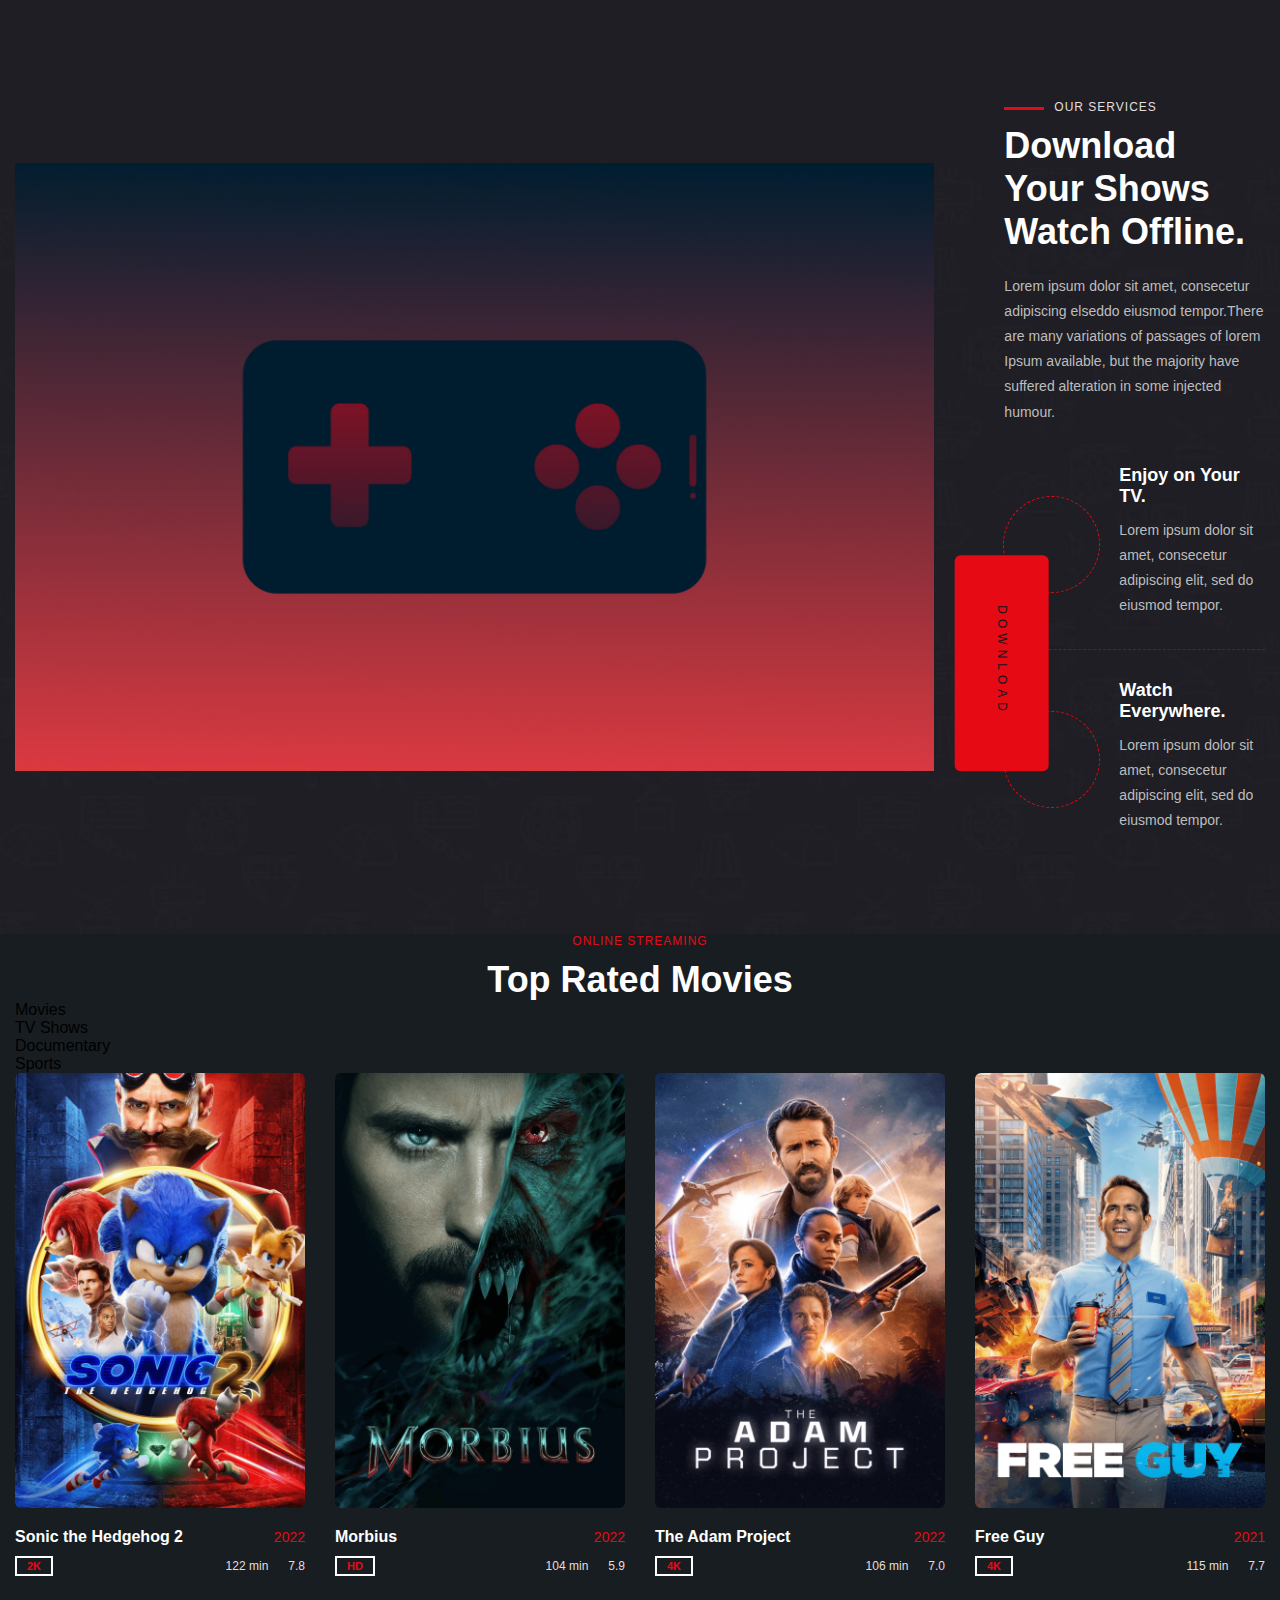
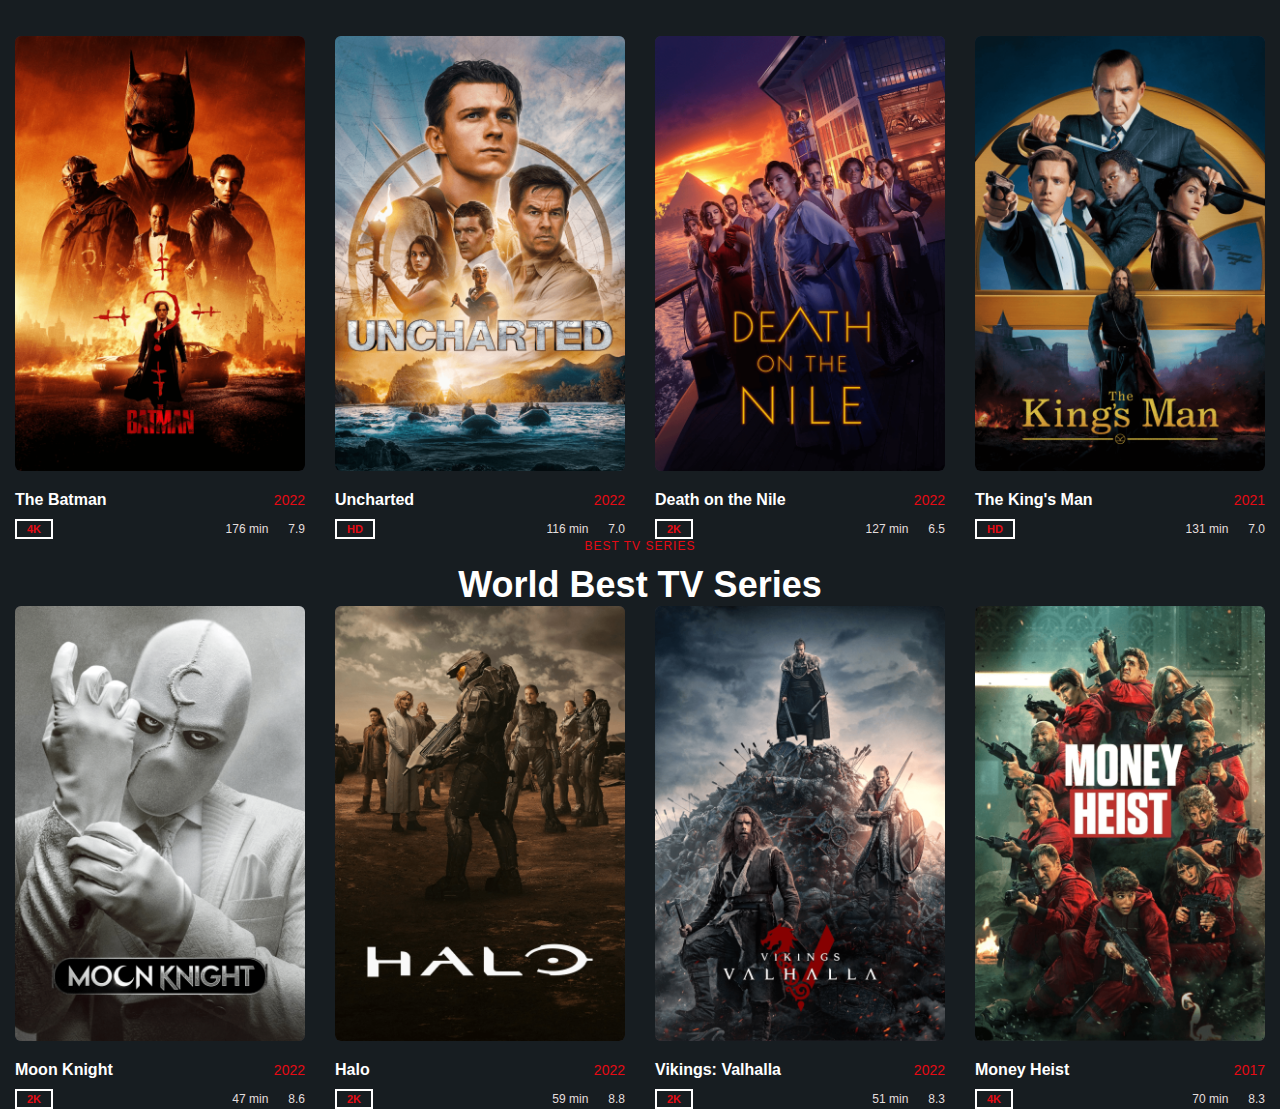
<file: ourservices.html>
<!DOCTYPE html>
<html lang="en">
<head>
    <meta charset="UTF-8">
    <meta name="viewport" content="width=device-width, initial-scale=1.0">
    <title>Our -Services</title>
    <link rel="stylesheet" href="./assets/css/our.css">
</head>
<body>

      <section class="service">
        <div class="container">

          <div class="service-banner">
            <figure>
              <img src="./assets/images/sevice-banner.jpg"  alt="HD 4k resolution! only $3.99">
            </figure>

            <a href="./assets/images/sevice-banner.jpg" download class="service-btn">
              <span>Download</span>

              <ion-icon name="download-outline"></ion-icon>
            </a>
          </div>

          <div class="service-content">

            <p class="service-subtitle">Our Services</p>

            <h2 class="h2 service-title">Download Your Shows Watch Offline.</h2>

            <p class="service-text">
              Lorem ipsum dolor sit amet, consecetur adipiscing elseddo eiusmod tempor.There are many variations of
              passages of lorem
              Ipsum available, but the majority have suffered alteration in some injected humour.
            </p>

            <ul class="service-list">

              <li>
                <div class="service-card">

                  <div class="card-icon">
                    <ion-icon name="tv"></ion-icon>
                  </div>

                  <div class="card-content">
                    <h3 class="h3 card-title">Enjoy on Your TV.</h3>

                    <p class="card-text">
                      Lorem ipsum dolor sit amet, consecetur adipiscing elit, sed do eiusmod tempor.
                    </p>
                  </div>

                </div>
              </li>

              <li>
                <div class="service-card">

                  <div class="card-icon">
                    <ion-icon name="videocam"></ion-icon>
                  </div>

                  <div class="card-content">
                    <h3 class="h3 card-title">Watch Everywhere.</h3>

                    <p class="card-text">
                      Lorem ipsum dolor sit amet, consecetur adipiscing elit, sed do eiusmod tempor.
                    </p>
                  </div>

                </div>
              </li>

            </ul>

          </div>

        </div>
      </section>





      <!-- 
        - #TOP RATED
      -->

      <section class="top-rated">
        <div class="container">

          <p class="section-subtitle">Online Streaming</p>

          <h2 class="h2 section-title">Top Rated Movies</h2>

          <ul class="filter-list">

            <li>
              <button class="filter-btn">Movies</button>
            </li>

            <li>
              <button class="filter-btn">TV Shows</button>
            </li>

            <li>
              <button class="filter-btn">Documentary</button>
            </li>

            <li>
              <button class="filter-btn">Sports</button>
            </li>

          </ul>

          <ul class="movies-list">

            <li>
              <div class="movie-card">

                <a href="./movie-details.html">
                  <figure class="card-banner">
                    <img src="./assets/images/movie-1.png" alt="Sonic the Hedgehog 2 movie poster">
                  </figure>
                </a>

                <div class="title-wrapper">
                  <a href="./movie-details.html">
                    <h3 class="card-title">Sonic the Hedgehog 2</h3>
                  </a>

                  <time datetime="2022">2022</time>
                </div>

                <div class="card-meta">
                  <div class="badge badge-outline">2K</div>

                  <div class="duration">
                    <ion-icon name="time-outline"></ion-icon>

                    <time datetime="PT122M">122 min</time>
                  </div>

                  <div class="rating">
                    <ion-icon name="star"></ion-icon>

                    <data>7.8</data>
                  </div>
                </div>

              </div>
            </li>

            <li>
              <div class="movie-card">

                <a href="./movie-details.html">
                  <figure class="card-banner">
                    <img src="./assets/images/movie-2.png" alt="Morbius movie poster">
                  </figure>
                </a>

                <div class="title-wrapper">
                  <a href="./movie-details.html">
                    <h3 class="card-title">Morbius</h3>
                  </a>

                  <time datetime="2022">2022</time>
                </div>

                <div class="card-meta">
                  <div class="badge badge-outline">HD</div>

                  <div class="duration">
                    <ion-icon name="time-outline"></ion-icon>

                    <time datetime="PT104M">104 min</time>
                  </div>

                  <div class="rating">
                    <ion-icon name="star"></ion-icon>

                    <data>5.9</data>
                  </div>
                </div>

              </div>
            </li>

            <li>
              <div class="movie-card">

                <a href="./movie-details.html">
                  <figure class="card-banner">
                    <img src="./assets/images/movie-3.png" alt="The Adam Project movie poster">
                  </figure>
                </a>

                <div class="title-wrapper">
                  <a href="./movie-details.html">
                    <h3 class="card-title">The Adam Project</h3>
                  </a>

                  <time datetime="2022">2022</time>
                </div>

                <div class="card-meta">
                  <div class="badge badge-outline">4K</div>

                  <div class="duration">
                    <ion-icon name="time-outline"></ion-icon>

                    <time datetime="PT106M">106 min</time>
                  </div>

                  <div class="rating">
                    <ion-icon name="star"></ion-icon>

                    <data>7.0</data>
                  </div>
                </div>

              </div>
            </li>

            <li>
              <div class="movie-card">

                <a href="./movie-details.html">
                  <figure class="card-banner">
                    <img src="./assets/images/movie-4.png" alt="Free Guy movie poster">
                  </figure>
                </a>

                <div class="title-wrapper">
                  <a href="./movie-details.html">
                    <h3 class="card-title">Free Guy</h3>
                  </a>

                  <time datetime="2021">2021</time>
                </div>

                <div class="card-meta">
                  <div class="badge badge-outline">4K</div>

                  <div class="duration">
                    <ion-icon name="time-outline"></ion-icon>

                    <time datetime="PT115M">115 min</time>
                  </div>

                  <div class="rating">
                    <ion-icon name="star"></ion-icon>

                    <data>7.7</data>
                  </div>
                </div>

              </div>
            </li>

            <li>
              <div class="movie-card">

                <a href="./movie-details.html">
                  <figure class="card-banner">
                    <img src="./assets/images/movie-5.png" alt="The Batman movie poster">
                  </figure>
                </a>

                <div class="title-wrapper">
                  <a href="./movie-details.html">
                    <h3 class="card-title">The Batman</h3>
                  </a>

                  <time datetime="2022">2022</time>
                </div>

                <div class="card-meta">
                  <div class="badge badge-outline">4K</div>

                  <div class="duration">
                    <ion-icon name="time-outline"></ion-icon>

                    <time datetime="PT176M">176 min</time>
                  </div>

                  <div class="rating">
                    <ion-icon name="star"></ion-icon>

                    <data>7.9</data>
                  </div>
                </div>

              </div>
            </li>

            <li>
              <div class="movie-card">

                <a href="./movie-details.html">
                  <figure class="card-banner">
                    <img src="./assets/images/movie-6.png" alt="Uncharted movie poster">
                  </figure>
                </a>

                <div class="title-wrapper">
                  <a href="./movie-details.html">
                    <h3 class="card-title">Uncharted</h3>
                  </a>

                  <time datetime="2022">2022</time>
                </div>

                <div class="card-meta">
                  <div class="badge badge-outline">HD</div>

                  <div class="duration">
                    <ion-icon name="time-outline"></ion-icon>

                    <time datetime="PT116M">116 min</time>
                  </div>

                  <div class="rating">
                    <ion-icon name="star"></ion-icon>

                    <data>7.0</data>
                  </div>
                </div>

              </div>
            </li>

            <li>
              <div class="movie-card">

                <a href="./movie-details.html">
                  <figure class="card-banner">
                    <img src="./assets/images/movie-7.png" alt="Death on the Nile movie poster">
                  </figure>
                </a>

                <div class="title-wrapper">
                  <a href="./movie-details.html">
                    <h3 class="card-title">Death on the Nile</h3>
                  </a>

                  <time datetime="2022">2022</time>
                </div>

                <div class="card-meta">
                  <div class="badge badge-outline">2K</div>

                  <div class="duration">
                    <ion-icon name="time-outline"></ion-icon>

                    <time datetime="PT127M">127 min</time>
                  </div>

                  <div class="rating">
                    <ion-icon name="star"></ion-icon>

                    <data>6.5</data>
                  </div>
                </div>

              </div>
            </li>

            <li>
              <div class="movie-card">

                <a href="./movie-details.html">
                  <figure class="card-banner">
                    <img src="./assets/images/movie-8.png" alt="The King's Man movie poster">
                  </figure>
                </a>

                <div class="title-wrapper">
                  <a href="./movie-details.html">
                    <h3 class="card-title">The King's Man</h3>
                  </a>

                  <time datetime="2021">2021</time>
                </div>

                <div class="card-meta">
                  <div class="badge badge-outline">HD</div>

                  <div class="duration">
                    <ion-icon name="time-outline"></ion-icon>

                    <time datetime="PT131M">131 min</time>
                  </div>

                  <div class="rating">
                    <ion-icon name="star"></ion-icon>

                    <data>7.0</data>
                  </div>
                </div>

              </div>
            </li>

          </ul>

        </div>
      </section>





      <!-- 
        - #TV SERIES
      -->

      <section class="tv-series">
        <div class="container">

          <p class="section-subtitle">Best TV Series</p>

          <h2 class="h2 section-title">World Best TV Series</h2>

          <ul class="movies-list">

            <li>
              <div class="movie-card">

                <a href="./movie-details.html">
                  <figure class="card-banner">
                    <img src="./assets/images/series-1.png" alt="Moon Knight movie poster">
                  </figure>
                </a>

                <div class="title-wrapper">
                  <a href="./movie-details.html">
                    <h3 class="card-title">Moon Knight</h3>
                  </a>

                  <time datetime="2022">2022</time>
                </div>

                <div class="card-meta">
                  <div class="badge badge-outline">2K</div>

                  <div class="duration">
                    <ion-icon name="time-outline"></ion-icon>

                    <time datetime="PT47M">47 min</time>
                  </div>

                  <div class="rating">
                    <ion-icon name="star"></ion-icon>

                    <data>8.6</data>
                  </div>
                </div>

              </div>
            </li>

            <li>
              <div class="movie-card">

                <a href="./movie-details.html">
                  <figure class="card-banner">
                    <img src="./assets/images/series-2.png" alt="Halo movie poster">
                  </figure>
                </a>

                <div class="title-wrapper">
                  <a href="./movie-details.html">
                    <h3 class="card-title">Halo</h3>
                  </a>

                  <time datetime="2022">2022</time>
                </div>

                <div class="card-meta">
                  <div class="badge badge-outline">2K</div>

                  <div class="duration">
                    <ion-icon name="time-outline"></ion-icon>

                    <time datetime="PT59M">59 min</time>
                  </div>

                  <div class="rating">
                    <ion-icon name="star"></ion-icon>

                    <data>8.8</data>
                  </div>
                </div>

              </div>
            </li>

            <li>
              <div class="movie-card">

                <a href="./movie-details.html">
                  <figure class="card-banner">
                    <img src="./assets/images/series-3.png" alt="Vikings: Valhalla movie poster">
                  </figure>
                </a>

                <div class="title-wrapper">
                  <a href="./movie-details.html">
                    <h3 class="card-title">Vikings: Valhalla</h3>
                  </a>

                  <time datetime="2022">2022</time>
                </div>

                <div class="card-meta">
                  <div class="badge badge-outline">2K</div>

                  <div class="duration">
                    <ion-icon name="time-outline"></ion-icon>

                    <time datetime="PT51M">51 min</time>
                  </div>

                  <div class="rating">
                    <ion-icon name="star"></ion-icon>

                    <data>8.3</data>
                  </div>
                </div>

              </div>
            </li>

            <li>
              <div class="movie-card">

                <a href="./movie-details.html">
                  <figure class="card-banner">
                    <img src="./assets/images/series-4.png" alt="Money Heist movie poster">
                  </figure>
                </a>

                <div class="title-wrapper">
                  <a href="./movie-details.html">
                    <h3 class="card-title">Money Heist</h3>
                  </a>

                  <time datetime="2017">2017</time>
                </div>

                <div class="card-meta">
                  <div class="badge badge-outline">4K</div>

                  <div class="duration">
                    <ion-icon name="time-outline"></ion-icon>

                    <time datetime="PT70M">70 min</time>
                  </div>

                  <div class="rating">
                    <ion-icon name="star"></ion-icon>

                    <data>8.3</data>
                  </div>
                </div>

              </div>
            </li>

          </ul>

        </div>
      </section>




</body>
</html>
</file>
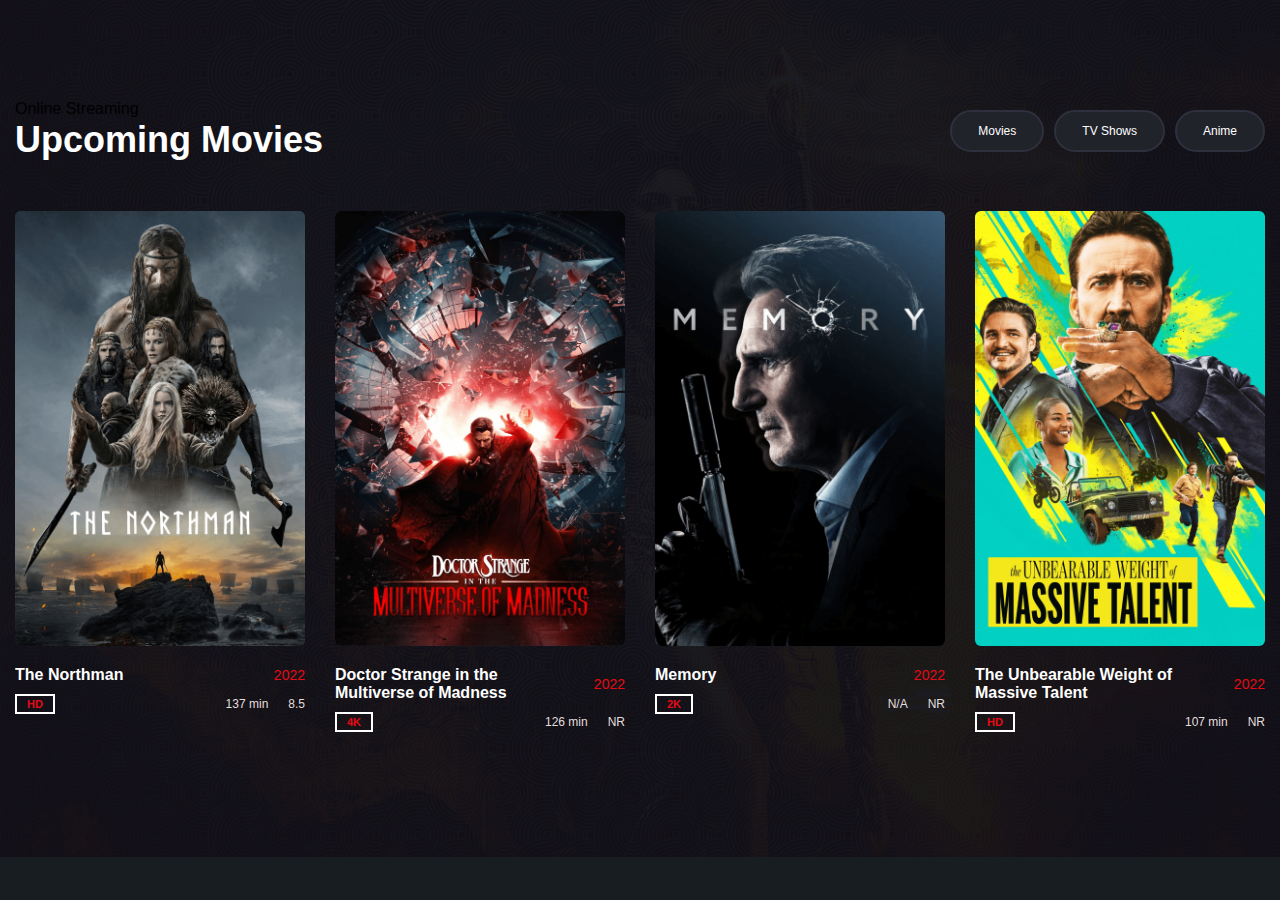
<file: Upcoming.html>
<!DOCTYPE html>
<html lang="en">
<head>
    <meta charset="UTF-8">
    <meta name="viewport" content="width=device-width, initial-scale=1.0">
    <title>Upcoming -Movies</title>
    <link rel="stylesheet" href="./assets/css/upcoming.css">
</head>
<body>
    <!-- 
        - #UPCOMING
      -->

      <section class="upcoming">
        <div class="container">

          <div class="flex-wrapper">

            <div class="title-wrapper">
              <p class="section-subtitle">Online Streaming</p>

              <h2 class="h2 section-title">Upcoming Movies</h2>
            </div>

            <ul class="filter-list">

              <li>
                <button class="filter-btn">Movies</button>
              </li>

              <li>
                <button class="filter-btn">TV Shows</button>
              </li>

              <li>
                <button class="filter-btn">Anime</button>
              </li>

            </ul>

          </div>

          <ul class="movies-list  has-scrollbar">

            <li>
              <div class="movie-card">

                <a href="./movie-details.html">
                  <figure class="card-banner">
                    <img src="./assets/images/upcoming-1.png" alt="The Northman movie poster">
                  </figure>
                </a>

                <div class="title-wrapper">
                  <a href="./movie-details.html">
                    <h3 class="card-title">The Northman</h3>
                  </a>

                  <time datetime="2022">2022</time>
                </div>

                <div class="card-meta">
                  <div class="badge badge-outline">HD</div>

                  <div class="duration">
                    <ion-icon name="time-outline"></ion-icon>

                    <time datetime="PT137M">137 min</time>
                  </div>

                  <div class="rating">
                    <ion-icon name="star"></ion-icon>

                    <data>8.5</data>
                  </div>
                </div>

              </div>
            </li>

            <li>
              <div class="movie-card">

                <a href="./movie-details.html">
                  <figure class="card-banner">
                    <img src="./assets/images/upcoming-2.png"
                      alt="Doctor Strange in the Multiverse of Madness movie poster">
                  </figure>
                </a>

                <div class="title-wrapper">
                  <a href="./movie-details.html">
                    <h3 class="card-title">Doctor Strange in the Multiverse of Madness</h3>
                  </a>

                  <time datetime="2022">2022</time>
                </div>

                <div class="card-meta">
                  <div class="badge badge-outline">4K</div>

                  <div class="duration">
                    <ion-icon name="time-outline"></ion-icon>

                    <time datetime="PT126M">126 min</time>
                  </div>

                  <div class="rating">
                    <ion-icon name="star"></ion-icon>

                    <data>NR</data>
                  </div>
                </div>

              </div>
            </li>

            <li>
              <div class="movie-card">

                <a href="./movie-details.html">
                  <figure class="card-banner">
                    <img src="./assets/images/upcoming-3.png" alt="Memory movie poster">
                  </figure>
                </a>

                <div class="title-wrapper">
                  <a href="./movie-details.html">
                    <h3 class="card-title">Memory</h3>
                  </a>

                  <time datetime="2022">2022</time>
                </div>

                <div class="card-meta">
                  <div class="badge badge-outline">2K</div>

                  <div class="duration">
                    <ion-icon name="time-outline"></ion-icon>

                    <time datetime="">N/A</time>
                  </div>

                  <div class="rating">
                    <ion-icon name="star"></ion-icon>

                    <data>NR</data>
                  </div>
                </div>

              </div>
            </li>

            <li>
              <div class="movie-card">

                <a href="./movie-details.html">
                  <figure class="card-banner">
                    <img src="./assets/images/upcoming-4.png"
                      alt="The Unbearable Weight of Massive Talent movie poster">
                  </figure>
                </a>

                <div class="title-wrapper">
                  <a href="./movie-details.html">
                    <h3 class="card-title">The Unbearable Weight of Massive Talent</h3>
                  </a>

                  <time datetime="2022">2022</time>
                </div>

                <div class="card-meta">
                  <div class="badge badge-outline">HD</div>

                  <div class="duration">
                    <ion-icon name="time-outline"></ion-icon>

                    <time datetime="PT107M">107 min</time>
                  </div>

                  <div class="rating">
                    <ion-icon name="star"></ion-icon>

                    <data>NR</data>
                  </div>
                </div>

              </div>
            </li>

          </ul>

        </div>
      </section>




</body>
</html>
</file>
<file: assets/css/our.css>
:root {


    --rich-black-fogra-29: hsl(225, 25%, 9%);
    --rich-black-fogra-39: hsl(170, 21%, 5%);
    --raisin-black: hsl(228, 13%, 15%);
    --eerie-black: hsl(207, 19%, 11%);
    --light-gray: hsl(0, 3%, 80%);
    --gunmetal-1: hsl(229, 15%, 21%);
    --gunmetal-2: hsl(216, 22%, 18%);
    --gainsboro: hsl(0, 7%, 88%);
    --citrine: #e60a14;
    --xiketic: hsl(253, 21%, 13%);
    --gray-x: hsl(0, 0%, 74%);
    --white: hsl(0, 100%, 100%);
    --black: hsl(0, 0%, 0%);
    --jet: hsl(0, 0%, 20%);
  
  
  
    --ff-poppins: 'Poppins', sans-serif;
  
    --fs-1: 36px;
    --fs-2: 32px;
    --fs-3: 30px;
    --fs-4: 24px;
    --fs-5: 20px;
    --fs-6: 18px;
    --fs-7: 16px;
    --fs-8: 15px;
    --fs-9: 14px;
    --fs-10: 13px;
    --fs-11: 12px;
    --fs-12: 11px;
  
    --fw-500: 500;
    --fw-700: 700;
  
  
    --transition-1: 0.15s ease;
    --transition-2: 0.25s ease-in;
  
  
    --section-padding: 100px;
  
  }

  *, *::before, *::after {
    margin: 0;
    padding: 0;
    box-sizing: border-box;
  }
  
  li { list-style: none; }
  
  a { text-decoration: none; }
  
  a,
  img,
  span,
  input,
  button,
  ion-icon { display: block; }

  select,
button {
  font: inherit;
  background: none;
  border: none;
  cursor: pointer;
}

html {
  font-family: var(--ff-poppins);
  scroll-behavior: smooth;
}

body { background: var(--eerie-black); }

body.active { overflow: hidden; }

.container { padding-inline: 15px; }


h1,
.h2,
.h3 {
  color: var(--white);
  line-height: 1.2;
}

.h1 { font-size: var(--fs-1); }

.h2 { font-size: var(--fs-2); }

.h3 { font-size: var(--fs-6); }



.section-subtitle {
    color: var(--citrine);
    font-size: var(--fs-11);
    font-weight: var(--fw-500);
    text-transform: uppercase;
    letter-spacing: 1px;
    margin-bottom: 10px;
    text-align: center;
  }

.section-title { text-align: center; }


.badge {
    color: var(--white);
    font-size: var(--fs-12);
    font-weight: var(--fw-700);
    border: 2px solid transparent;
    padding: 2px 10px;
  }
  
  .badge-fill {
    background: var(--white);
    color: var(--raisin-black);
  }
  
  .badge-outline { border-color: var(--white); }

  .movies-list {
    display: grid;
    gap: 50px;
  }
  
  .movie-card {
    height: 100%;
    display: flex;
    flex-direction: column;
    justify-content: space-between;
  }
  
  .movie-card .card-banner {
    position: relative;
    background: var(--gunmetal-1);
    aspect-ratio: 2 / 3;
    border-radius: 6px;
    overflow: hidden;
    margin-bottom: 20px;
    transition: var(--transition-1);
  }
  
  .movie-card .card-banner::after {
    content: "";
    position: absolute;
    inset: 0;
    transition: var(--transition-1);
  }
  
  .movie-card .card-banner:hover { box-shadow: 0 1px 2px hsla(0, 0%, 0%, 0.5); }
  
  .movie-card .card-banner:hover::after { background: hsla(0, 0%, 100%, 0.05); }
  
  .movie-card .card-banner img {
    width: 100%;
    height: 100%;
    object-fit: cover;
  }
  
  .movie-card .title-wrapper {
    display: flex;
    justify-content: space-between;
    align-items: center;
    gap: 20px;
    margin-bottom: 10px;
  }
  
  .movie-card .card-title {
    color: var(--white);
    font-size: var(--fs-7);
    transition: var(--transition-1);
  }
  
  .movie-card .card-title:is(:hover, :focus) { color: var(--citrine); }
  
  .movie-card .title-wrapper time {
    color: var(--citrine);
    font-size: var(--fs-9);
    font-weight: var(--fw-500);
  }
  
  .movie-card .card-meta {
    display: flex;
    justify-content: flex-start;
    align-items: center;
    gap: 15px;
  }
  
  .movie-card .badge { color: var(--citrine); }
  
  .movie-card .duration { margin-left: auto; }
  
  .movie-card :is(.duration, .rating) {
    display: flex;
    align-items: center;
    gap: 5px;
    color: var(--gainsboro);
    font-size: var(--fs-11);
    font-weight: var(--fw-500);
  }
  
  .movie-card :is(.duration, .rating) ion-icon {
    font-size: 13px;
    --ionicon-stroke-width: 50px;
    color: var(--citrine);
  }

  .movies-list.has-scrollbar {
    display: flex;
    justify-content: flex-start;
    gap: 30px;
    overflow-x: auto;
    scroll-snap-type: inline mandatory;
    padding-bottom: 25px;
  }
  
  .has-scrollbar::-webkit-scrollbar { height: 8px; }
  
  .has-scrollbar::-webkit-scrollbar-track {
    background: transparent;
    box-shadow: 0 0 0 2px var(--citrine);
    border-radius: 10px;
  }
  
  .has-scrollbar::-webkit-scrollbar-thumb {
    background: var(--gainsboro);
    border-radius: 10px;
    box-shadow: inset 0 1px 0 var(--black),
                inset 0 -1px 0 var(--black);
  }
  
  .service {
    background: url("../images/service-bg.jpg") no-repeat;
    background-size: cover;
    background-position: center;
    padding-block: var(--section-padding);
  }
  
  .service-banner {
    position: relative;
    margin-bottom: 50px;
    max-width: max-content;
  }
  
  .service-banner img { width: 100%; }
  
  .service-btn {
    position: absolute;
    bottom: 0;
    right: 86px;
    background: var(--citrine);
    color: var(--rich-black-fogra-29);
    font-size: var(--fs-11);
    text-transform: uppercase;
    font-weight: var(--fw-500);
    letter-spacing: 5px;
    display: flex;
    align-items: center;
    gap: 5px;
    transform: rotate(0.25turn);
    transform-origin: bottom right;
    padding: 28px 35px;
    border-radius: 6px;
  }
  
  .service-btn ion-icon {
    font-size: 30px;
    transform: rotate(-0.25turn);
  }
  
  .service-subtitle {
    position: relative;
    color: var(--gainsboro);
    font-size: var(--fs-11);
    font-weight: var(--fw-500);
    text-transform: uppercase;
    letter-spacing: 1px;
    padding-left: 50px;
    margin-bottom: 10px;
  }
  
  .service-subtitle::before {
    content: "";
    position: absolute;
    top: 7px;
    left: 0;
    width: 40px;
    height: 3px;
    background: var(--citrine);
  }
  
  .service-title { margin-bottom: 20px; }
  
  .service-text,
  .service-card .card-text {
    color: var(--gray-x);
    font-size: var(--fs-9);
    font-weight: var(--fw-500);
    line-height: 1.8;
  }
  
  .service-text { margin-bottom: 40px; }
  
  .service-list > li:first-child {
    padding-bottom: 20px;
    border-bottom: 1px dashed hsla(0, 0%, 100%, 0.1);
    margin-bottom: 30px;
  }
  
  .service-card .card-icon {
    color: var(--white);
    width: 85px;
    height: 85px;
    display: grid;
    place-items: center;
    font-size: 40px;
    border-radius: 50%;
    outline: 1px dashed var(--citrine);
    outline-offset: 5px;
    margin: 5px;
    margin-bottom: 20px;
    transition: var(--transition-2);
  }
  
  .service-card:hover .card-icon { background: var(--citrine); }
  
  .service-card .card-title { margin-bottom: 10px; }

  @media (min-width: 550px) {

    /**
     * CUSTOM PROPERTY
     */
  
    :root {
  
      /**
       * typography
       */
  
      --fs-1: 42px;
  
    }
  
  
  
    /**
     * REUSED STYLE
     */
  
    .container {
      max-width: 540px;
      margin-inline: auto;
    }
  
    /* MOVIE CARD */
  
    .movies-list {
      grid-template-columns: 1fr 1fr;
      gap: 60px 30px;
    }
  
  
  
    /**
     * HERO
     */
  
    .hero { min-height: unset; }
  
    .hero-content { margin-top: 20px; }
  
  
  
    /**
     * UPCOMING
     */
  
    .upcoming .movies-list > li { min-width: calc(50% - 15px); }
  
  
  
    /**
     * SERVICE
     */
  
    .service-list > li:first-child { padding-bottom: 30px; }
  
    .service-card {
      display: flex;
      align-items: center;
      gap: 20px;
    }
  
    .service-card .card-icon { margin-bottom: 0; }
  
    .service-card .card-content { width: calc(100% - 115px); }
  
  
  
    /**
     * MOVIE DETAIL
     */
  
    .detail-subtitle { --fs-5: 22px; }
  
    .detail-title { --fs-1: 46px; }
  
  }
  
  
  
  
  
  /**
   * responsive for large than 768px screen
   */
  
  @media (min-width: 768px) {
  
    /**
     * CUSTOM PROPERTY
     */
  
    :root {
  
      /**
       * typography
       */
  
      --fs-2: 36px;
  
    }
  
  
  
    /**
     * REUSED STYLE
     */
  
    .container { max-width: 720px; }
  
  
  
    /**
     * HEADER
     */
  
    .header .container { gap: 30px; }
  
    .header-actions {
      display: flex;
      margin-left: auto;
      align-items: center;
      gap: 35px;
    }
  
    .header-actions .btn-primary { display: none; }
  
    .search-btn {
      position: relative;
      color: var(--white);
    }
  
    .search-btn ion-icon { --ionicon-stroke-width: 80px; }
  
    .search-btn::after {
      content: "";
      position: absolute;
      top: 1px;
      right: -20px;
      background: hsla(0, 0%, 100%, 0.1);
      width: 2px;
      height: 14px;
    }
  
    .lang-wrapper {
      display: flex;
      align-items: center;
      gap: 5px;
    }
  
    .lang-wrapper label {
      color: var(--citrine);
      font-size: 20px;
    }
  
    .lang-wrapper select {
      color: var(--white);
      font-size: var(--fs-9);
      font-weight: var(--fw-700);
    }
  
    .lang-wrapper option { color: var(--black); }
  
  
  
    /**
     * HERO
     */
  
    .hero-content { margin-top: 90px; }
  
  
  
    /**
     * SERVICE
     */
  
    .service-btn {
      right: -20px;
      padding: 40px 50px;
    }  
  
    .service-content { padding-inline: 40px; }
  
  
  
    /**
     * CTA
     */
  
    .cta-form {
      position: relative;
      max-width: 530px;
      margin-inline: auto;
    }
  
    .cta .email-field { margin-bottom: 0; }
  
    .cta-form-btn {
      position: absolute;
      top: 2px;
      right: 2px;
      bottom: 2px;
    }
  
  
  
    /**
     * FOOTER
     */
  
    .footer-brand-wrapper .logo { margin: 0; }
  
    .footer-brand-wrapper,
    .quicklink-wrapper,
    .footer-bottom .container {
      display: flex;
      justify-content: space-between;
      align-items: center;
    }
  
    .quicklink-list { margin-bottom: 0; }
  
    .copyright { margin-bottom: 0; }
  
    .footer-bottom-img { margin-inline: 0; }
  
  
  
    /**
     * MOVIE DETAIL
     */
  
    .detail-subtitle { --fs-5: 26px; }
  
    .detail-title { --fs-1: 50px; }
  
  }
  
  
  
  
  
  /**
   * responsive for large than 992px screen
   */
  
  @media (min-width: 992px) {
  
    /**
     * REUSED STYLE
     */
  
    .container { max-width: 960px; }
  
    /* MOVIE CARD */
  
    .movies-list { grid-template-columns: repeat(3, 1fr); }
  
  
  
    /**
     * HEADER
     */
  
    .header.active { padding-block: 5px; }
  
    .menu-open-btn,
    .navbar-top,
    .navbar-social-list { display: none; }
  
    .navbar {
      all: unset;
      margin-left: auto;
    }
  
    .header-actions {
      order: 1;
      margin-left: 0;
    }
  
    .navbar-list {
      all: unset;
      display: flex;
      align-items: center;
      gap: 10px;
    }
  
    .navbar-link {
      border-bottom: none;
      font-size: var(--fs-9);
      font-weight: var(--fw-700);
      text-transform: uppercase;
      padding: 30px 15px;
    }
  
    .overlay { display: none; }
  
  
  
    /**
     * HERO
     */
  
    .hero { background-position: right; }
  
    .hero .container { width: 950px; }
  
    .hero-content {
      margin-top: 100px;
      max-width: 600px;
    }
  
  
  
    /**
     * UPCOMING
     */
  
    .upcoming .flex-wrapper {
      display: flex;
      justify-content: space-between;
      align-items: center;
    }
  
    .upcoming :is(.section-subtitle, .section-title) { text-align: left; }
  
    .upcoming .section-title { margin-bottom: 0; }
  
    .upcoming .movies-list > li { min-width: calc(33.33% - 20px); }
  
  
  
    /**
     * SERVICE
     */
  
    .service .container {
      display: flex;
      justify-content: space-between;
      align-items: center;
      gap: 70px;
    }
  
    .service-content {
      padding-inline: 0;
      width: calc(100% - 470px);
    }
  
    .service-banner { margin-bottom: 0; }
  
    .service-btn { right: 111px; }
  
  
  
    /**
     * CTA
     */
  
    .cta { text-align: left; }
  
    .cta .container {
      display: flex;
      justify-content: space-between;
      align-items: center;
    }
  
    .cta .title-wrapper {
      margin-bottom: 0;
      width: 100%;
    }
  
    .cta-form {
      margin-inline: 0;
      max-width: unset;
      width: 100%;
    }
  
  
  
    /**
     * MOVIE DETAIL
     */
  
    .movie-detail { padding-bottom: 200px; }
  
    .movie-detail .container {
      position: relative;
      display: flex;
      align-items: center;
      gap: 50px;
    }
  
    .movie-detail-banner,
    .details-actions { margin: 0; }
  
    .download-btn {
      position: absolute;
      left: 15px;
      bottom: -80px;
    }
  
  }
  
  
  
  
  
  /**
   * responsive for large than 1200px screen
   */
  
  @media (min-width: 1200px) {
  
    /**
     * CUSTOM PROPERTY
     */
  
    :root {
  
      /**
       * typography
       */
  
      --fs-1: 60px;
      --fs-4: 26px;
  
    }
  
  
  
    /**
     * REUSED STYLE
     */
  
    .container { max-width: 1320px; }
  
    /* MOVIE CARD */
  
    .movies-list { grid-template-columns: repeat(4, 1fr); }
  
  
  
    /**
     * HEADER
     */
  
    .navbar { margin-inline: auto; }
  
    .header-actions .btn-primary {
      display: block;
      --fs-11: 14px;
      padding: 10px 35px;
      letter-spacing: 1px;
    }
  
  
  
    /**
     * HERO
     */
  
    .hero .container { width: 1320px; }
  
  
  
    /**
     * UPCOMING
     */
  
    .upcoming .movies-list > li { min-width: calc(25% - 22.5px); }
  
  
  
    /**
     * SERVICE
     */
  
    .service-content { width: calc(100% - 700px); }
  
    .service-btn { right: -20px; }
  
    .service-list,
    .service-title { max-width: 480px; }
  
  
  
    /**
     * CTA
     */
  
    .cta .container { max-width: 1150px; }
  
  
  
    /**
     * MOVIE DETAIL
     */
  
    .movie-detail { padding-bottom: var(--section-padding); }
  
    .movie-detail-content { max-width: 620px; }
  
    .detail-title { --fs-1: 60px; }
  
    .download-btn {
      left: auto;
      right: 15px;
      bottom: 0;
      transform: rotate(0.25turn) translateY(100%);
      transform-origin: bottom right;
      padding: 40px 50px;
    }
  
    .download-btn ion-icon {
      font-size: 30px;
      transform: rotate(-0.25turn);
    }
  
  }
</file>
<file: assets/css/upcoming.css>
:root {


    --rich-black-fogra-29: hsl(225, 25%, 9%);
    --rich-black-fogra-39: hsl(170, 21%, 5%);
    --raisin-black: hsl(228, 13%, 15%);
    --eerie-black: hsl(207, 19%, 11%);
    --light-gray: hsl(0, 3%, 80%);
    --gunmetal-1: hsl(229, 15%, 21%);
    --gunmetal-2: hsl(216, 22%, 18%);
    --gainsboro: hsl(0, 7%, 88%);
    --citrine: #e60a14;
    --xiketic: hsl(253, 21%, 13%);
    --gray-x: hsl(0, 0%, 74%);
    --white: hsl(0, 100%, 100%);
    --black: hsl(0, 0%, 0%);
    --jet: hsl(0, 0%, 20%);
  
  
  
    --ff-poppins: 'Poppins', sans-serif;
  
    --fs-1: 36px;
    --fs-2: 32px;
    --fs-3: 30px;
    --fs-4: 24px;
    --fs-5: 20px;
    --fs-6: 18px;
    --fs-7: 16px;
    --fs-8: 15px;
    --fs-9: 14px;
    --fs-10: 13px;
    --fs-11: 12px;
    --fs-12: 11px;
  
    --fw-500: 500;
    --fw-700: 700;
  
  
    --transition-1: 0.15s ease;
    --transition-2: 0.25s ease-in;
  
  
    --section-padding: 100px;
  
  }

  *, *::before, *::after {
    margin: 0;
    padding: 0;
    box-sizing: border-box;
  }
  
  li { list-style: none; }
  
  a { text-decoration: none; }
  
  a,
  img,
  span,
  input,
  button,
  ion-icon { display: block; }

  select,
button {
  font: inherit;
  background: none;
  border: none;
  cursor: pointer;
}

html {
  font-family: var(--ff-poppins);
  scroll-behavior: smooth;
}

body { background: var(--eerie-black); }

body.active { overflow: hidden; }

.container { padding-inline: 15px; }


h1,
.h2,
.h3 {
  color: var(--white);
  line-height: 1.2;
}

.h1 { font-size: var(--fs-1); }

.h2 { font-size: var(--fs-2); }

.h3 { font-size: var(--fs-6); }


.section-title { text-align: center; }


.badge {
    color: var(--white);
    font-size: var(--fs-12);
    font-weight: var(--fw-700);
    border: 2px solid transparent;
    padding: 2px 10px;
  }
  
  .badge-fill {
    background: var(--white);
    color: var(--raisin-black);
  }
  
  .badge-outline { border-color: var(--white); }

  .movies-list {
    display: grid;
    gap: 50px;
  }

  



  .movie-card .card-banner {
    position: relative;
    background: var(--gunmetal-1);
    aspect-ratio: 2 / 3;
    border-radius: 6px;
    overflow: hidden;
    margin-bottom: 20px;
    transition: var(--transition-1);
  }
  
  .movie-card .card-banner::after {
    content: "";
    position: absolute;
    inset: 0;
    transition: var(--transition-1);
  }
  
  .movie-card .card-banner:hover { box-shadow: 0 1px 2px hsla(0, 0%, 0%, 0.5); }
  
  .movie-card .card-banner:hover::after { background: hsla(0, 0%, 100%, 0.05); }
  
  .movie-card .card-banner img {
    width: 100%;
    height: 100%;
    object-fit: cover;
  }
  
  .movie-card .title-wrapper {
    display: flex;
    justify-content: space-between;
    align-items: center;
    gap: 20px;
    margin-bottom: 10px;
  }
  
  .movie-card .card-title {
    color: var(--white);
    font-size: var(--fs-7);
    transition: var(--transition-1);
  }
  
  .movie-card .card-title:is(:hover, :focus) { color: var(--citrine); }
  
  .movie-card .title-wrapper time {
    color: var(--citrine);
    font-size: var(--fs-9);
    font-weight: var(--fw-500);
  }
  
  .movie-card .card-meta {
    display: flex;
    justify-content: flex-start;
    align-items: center;
    gap: 15px;
  }
  
  .movie-card .badge { color: var(--citrine); }
  
  .movie-card .duration { margin-left: auto; }
  
  .movie-card :is(.duration, .rating) {
    display: flex;
    align-items: center;
    gap: 5px;
    color: var(--gainsboro);
    font-size: var(--fs-11);
    font-weight: var(--fw-500);
  }
  
  .movie-card :is(.duration, .rating) ion-icon {
    font-size: 13px;
    --ionicon-stroke-width: 50px;
    color: var(--citrine);
  }


  .movies-list.has-scrollbar {
    display: flex;
    justify-content: flex-start;
    gap: 30px;
    overflow-x: auto;
    scroll-snap-type: inline mandatory;
    padding-bottom: 25px;
  }
  
  .has-scrollbar::-webkit-scrollbar { height: 8px; }
  
  .has-scrollbar::-webkit-scrollbar-track {
    background: transparent;
    box-shadow: 0 0 0 2px var(--citrine);
    border-radius: 10px;
  }
  
  .has-scrollbar::-webkit-scrollbar-thumb {
    background: var(--gainsboro);
    border-radius: 10px;
    box-shadow: inset 0 1px 0 var(--black),
                inset 0 -1px 0 var(--black);
  }



  .upcoming {
    background: url("../images/upcoming-bg.png") no-repeat;
    background-size: cover;
    background-position: center;
    padding-block: var(--section-padding);
  }
  
  .upcoming .flex-wrapper { margin-bottom: 50px; }
  
  .upcoming .section-title { margin-bottom: 30px; }
  
  .filter-list {
    display: flex;
    flex-wrap: wrap;
    justify-content: center;
    align-items: center;
    gap: 10px;
  }
  
  .upcoming .filter-btn {
    color: var(--white);
    background: var(--raisin-black);
    font-size: var(--fs-11);
    font-weight: var(--fw-500);
    border: 2px solid var(--gunmetal-1);
    padding: 12px 26px;
    border-radius: 50px;
  }
  
  .upcoming .filter-btn:focus { border-color: var(--citrine); }
  
  .upcoming .movies-list > li {
    min-width: 100%;
    scroll-snap-align: start;
  }
  

  @media (min-width: 550px) {

    /**
     * CUSTOM PROPERTY
     */
  
    :root {
  
      /**
       * typography
       */
  
      --fs-1: 42px;
  
    }
  
  
  
    /**
     * REUSED STYLE
     */
  
    .container {
      max-width: 540px;
      margin-inline: auto;
    }
  
    /* MOVIE CARD */
  
    .movies-list {
      grid-template-columns: 1fr 1fr;
      gap: 60px 30px;
    }
  

  
    /**
     * UPCOMING
     */
  
    .upcoming .movies-list > li { min-width: calc(50% - 15px); }
  
  
  
    /**
     * SERVICE
     */
  
    .service-list > li:first-child { padding-bottom: 30px; }
  
    .service-card {
      display: flex;
      align-items: center;
      gap: 20px;
    }
  
    .service-card .card-icon { margin-bottom: 0; }
  
    .service-card .card-content { width: calc(100% - 115px); }
  
  
  
    /**
     * MOVIE DETAIL
     */
  
    .detail-subtitle { --fs-5: 22px; }
  
    .detail-title { --fs-1: 46px; }
  
  }
  
  
  
  
  
  /**
   * responsive for large than 768px screen
   */
  
  @media (min-width: 768px) {
  
    /**
     * CUSTOM PROPERTY
     */
  
    :root {
  
      /**
       * typography
       */
  
      --fs-2: 36px;
  
    }
  
  
  
    /**
     * REUSED STYLE
     */
  
    .container { max-width: 720px; }
  
    .container { gap: 30px; }
  

  
    .btn-primary { display: none; }
  
    .search-btn {
      position: relative;
      color: var(--white);
    }
  
    .search-btn ion-icon { --ionicon-stroke-width: 80px; }
  
    .search-btn::after {
      content: "";
      position: absolute;
      top: 1px;
      right: -20px;
      background: hsla(0, 0%, 100%, 0.1);
      width: 2px;
      height: 14px;
    }
  
    .lang-wrapper {
      display: flex;
      align-items: center;
      gap: 5px;
    }
  
    .lang-wrapper label {
      color: var(--citrine);
      font-size: 20px;
    }
  
    .lang-wrapper select {
      color: var(--white);
      font-size: var(--fs-9);
      font-weight: var(--fw-700);
    }
  
    .lang-wrapper option { color: var(--black); }
  
  
  
    /**
     * HERO
     */
  
    .hero-content { margin-top: 90px; }
  
  
  
    /**
     * SERVICE
     */
  
    .service-btn {
      right: -20px;
      padding: 40px 50px;
    }  
  
    .service-content { padding-inline: 40px; }
  
  
  
 
    .cta-form {
      position: relative;
      max-width: 530px;
      margin-inline: auto;
    }
  
    .cta .email-field { margin-bottom: 0; }
  
    .cta-form-btn {
      position: absolute;
      top: 2px;
      right: 2px;
      bottom: 2px;
    }
  
  
  
    /**
     * FOOTER
     */
  
    .footer-brand-wrapper .logo { margin: 0; }
  
    .footer-brand-wrapper,
    .quicklink-wrapper,
    .footer-bottom .container {
      display: flex;
      justify-content: space-between;
      align-items: center;
    }
  
    .quicklink-list { margin-bottom: 0; }
  
    .copyright { margin-bottom: 0; }
  
    .footer-bottom-img { margin-inline: 0; }
  
  
  
    /**
     * MOVIE DETAIL
     */
  
    .detail-subtitle { --fs-5: 26px; }
  
    .detail-title { --fs-1: 50px; }
  
  }
  
  
  
  
  
  /**
   * responsive for large than 992px screen
   */
  
@media (min-width: 992px) {
  
 
    .container { max-width: 960px; }
  
    /* MOVIE CARD */
  
    .movies-list { grid-template-columns: repeat(3, 1fr); }
  
  
  
  
  
    .menu-open-btn,
    .navbar-top,
    .navbar-social-list { display: none; }
  
    .navbar {
      all: unset;
      margin-left: auto;
    }
  

  
    .navbar-list {
      all: unset;
      display: flex;
      align-items: center;
      gap: 10px;
    }
  
    .navbar-link {
      border-bottom: none;
      font-size: var(--fs-9);
      font-weight: var(--fw-700);
      text-transform: uppercase;
      padding: 30px 15px;
    }
  
    .overlay { display: none; }
  
  
  
    /**
     * HERO
     */
  
    .hero { background-position: right; }
  
    .hero .container { width: 950px; }
  
    .hero-content {
      margin-top: 100px;
      max-width: 600px;
    }
  
  
  
    /**
     * UPCOMING
     */
  
    .upcoming .flex-wrapper {
      display: flex;
      justify-content: space-between;
      align-items: center;
    }
  
    .upcoming :is(.section-subtitle, .section-title) { text-align: left; }
  
    .upcoming .section-title { margin-bottom: 0; }
  
    .upcoming .movies-list > li { min-width: calc(33.33% - 20px); }
  
  
  
    /**
     * SERVICE
     */
  
    .service .container {
      display: flex;
      justify-content: space-between;
      align-items: center;
      gap: 70px;
    }
  
    .service-content {
      padding-inline: 0;
      width: calc(100% - 470px);
    }
  
    .service-banner { margin-bottom: 0; }
  
    .service-btn { right: 111px; }
  
  
  
    /**
     * CTA
     */
  
    .cta { text-align: left; }
  
    .cta .container {
      display: flex;
      justify-content: space-between;
      align-items: center;
    }
  
    .cta .title-wrapper {
      margin-bottom: 0;
      width: 100%;
    }
  
    .cta-form {
      margin-inline: 0;
      max-width: unset;
      width: 100%;
    }
  
  
  
    /**
     * MOVIE DETAIL
     */
  
    .movie-detail { padding-bottom: 200px; }
  
    .movie-detail .container {
      position: relative;
      display: flex;
      align-items: center;
      gap: 50px;
    }
  
    .movie-detail-banner,
    .details-actions { margin: 0; }
  
    .download-btn {
      position: absolute;
      left: 15px;
      bottom: -80px;
    }
  
  }
  
  
  
  
  
  /**
   * responsive for large than 1200px screen
   */
  
  @media (min-width: 1200px) {
  
    /**
     * CUSTOM PROPERTY
     */
  
    :root {
  
      /**
       * typography
       */
  
      --fs-1: 60px;
      --fs-4: 26px;
  
    }
  
  
  
    /**
     * REUSED STYLE
     */
  
    .container { max-width: 1320px; }
  
    /* MOVIE CARD */
  
    .movies-list { grid-template-columns: repeat(4, 1fr); }
  
  
  
 
  
    .navbar { margin-inline: auto; }
  
    .btn-primary {
      display: block;
      --fs-11: 14px;
      padding: 10px 35px;
      letter-spacing: 1px;
    }
  
  
  
    /**
     * HERO
     */
  
    .hero .container { width: 1320px; }
  
  
  
    /**
     * UPCOMING
     */
  
    .upcoming .movies-list > li { min-width: calc(25% - 22.5px); }
  
  
  
    /**
     * SERVICE
     */
  
    .service-content { width: calc(100% - 700px); }
  
    .service-btn { right: -20px; }
  
    .service-list,
    .service-title { max-width: 480px; }
  
  
  
    /**
     * CTA
     */
  
    .cta .container { max-width: 1150px; }
  
  
  
    /**
     * MOVIE DETAIL
     */
  
    .movie-detail { padding-bottom: var(--section-padding); }
  
    .movie-detail-content { max-width: 620px; }
  
    .detail-title { --fs-1: 60px; }
  
    .download-btn {
      left: auto;
      right: 15px;
      bottom: 0;
      transform: rotate(0.25turn) translateY(100%);
      transform-origin: bottom right;
      padding: 40px 50px;
    }
  
    .download-btn ion-icon {
      font-size: 30px;
      transform: rotate(-0.25turn);
    }
  
  }
</file>
